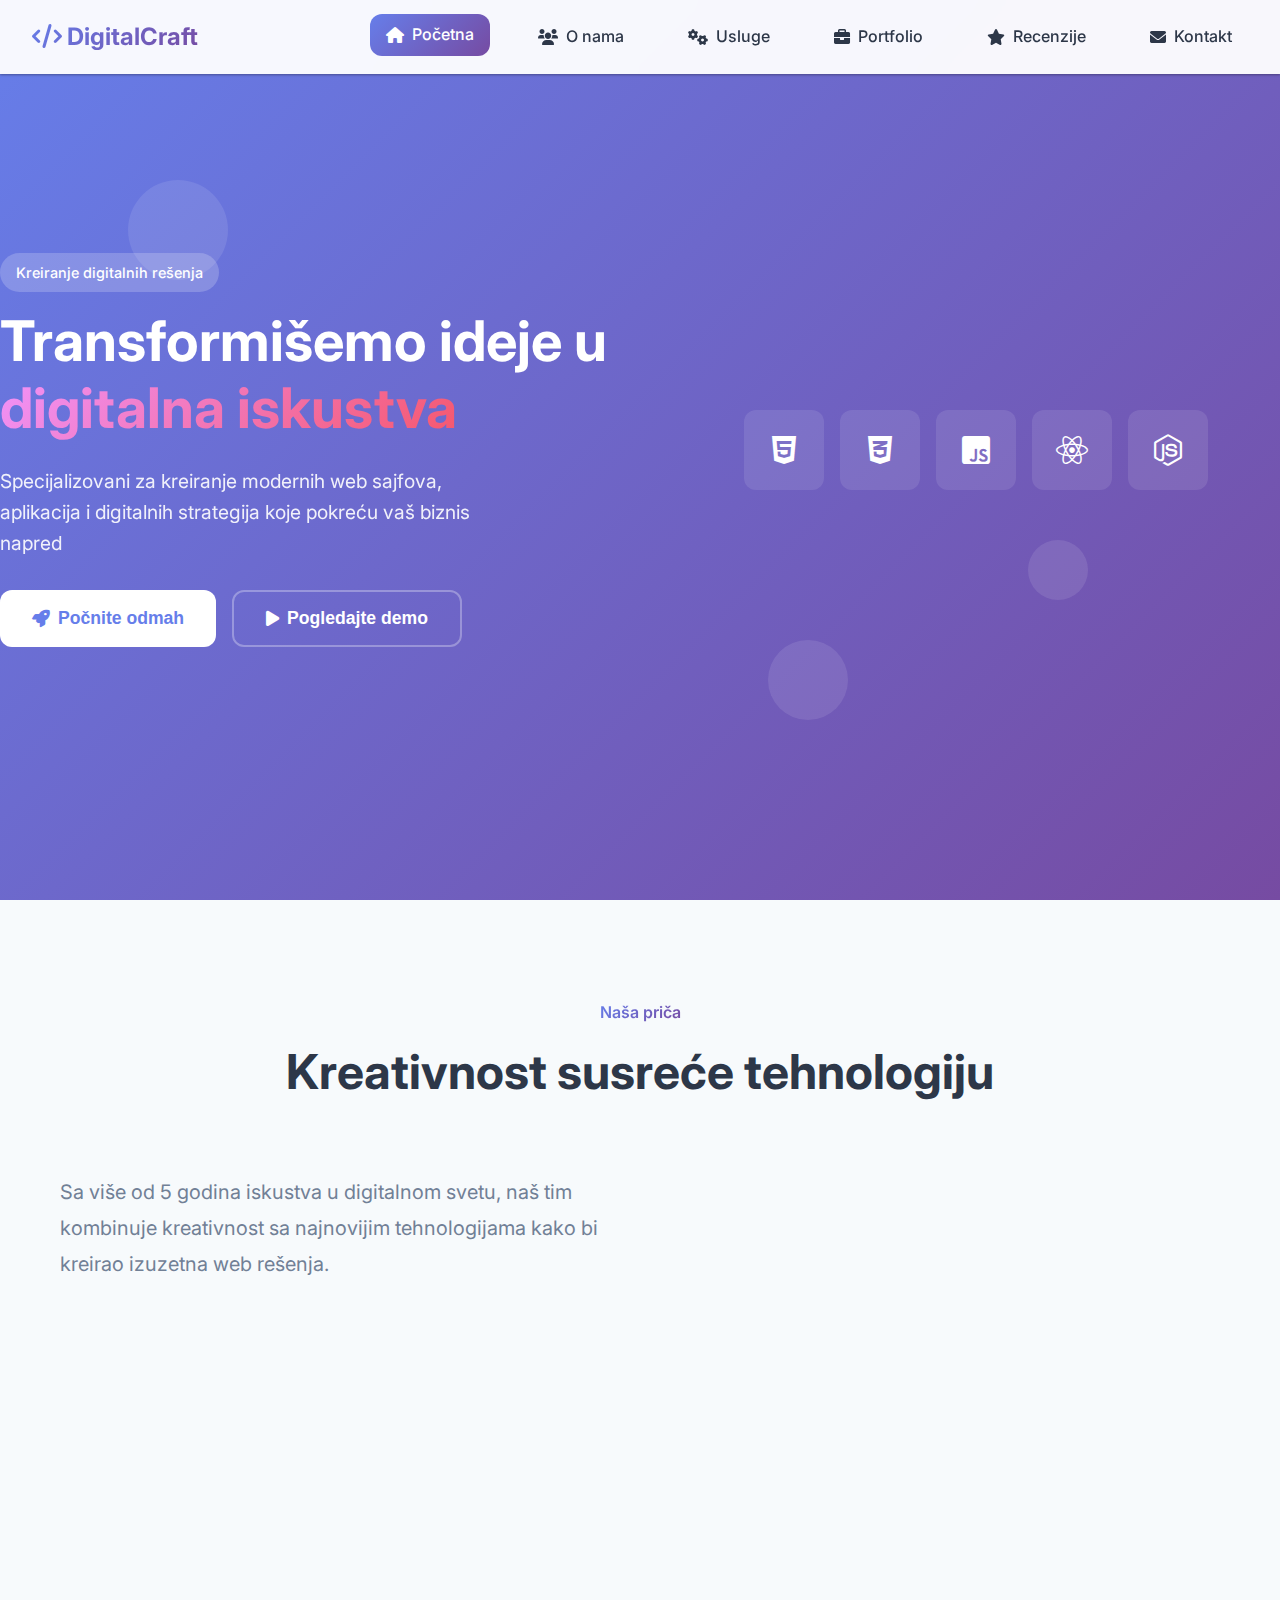
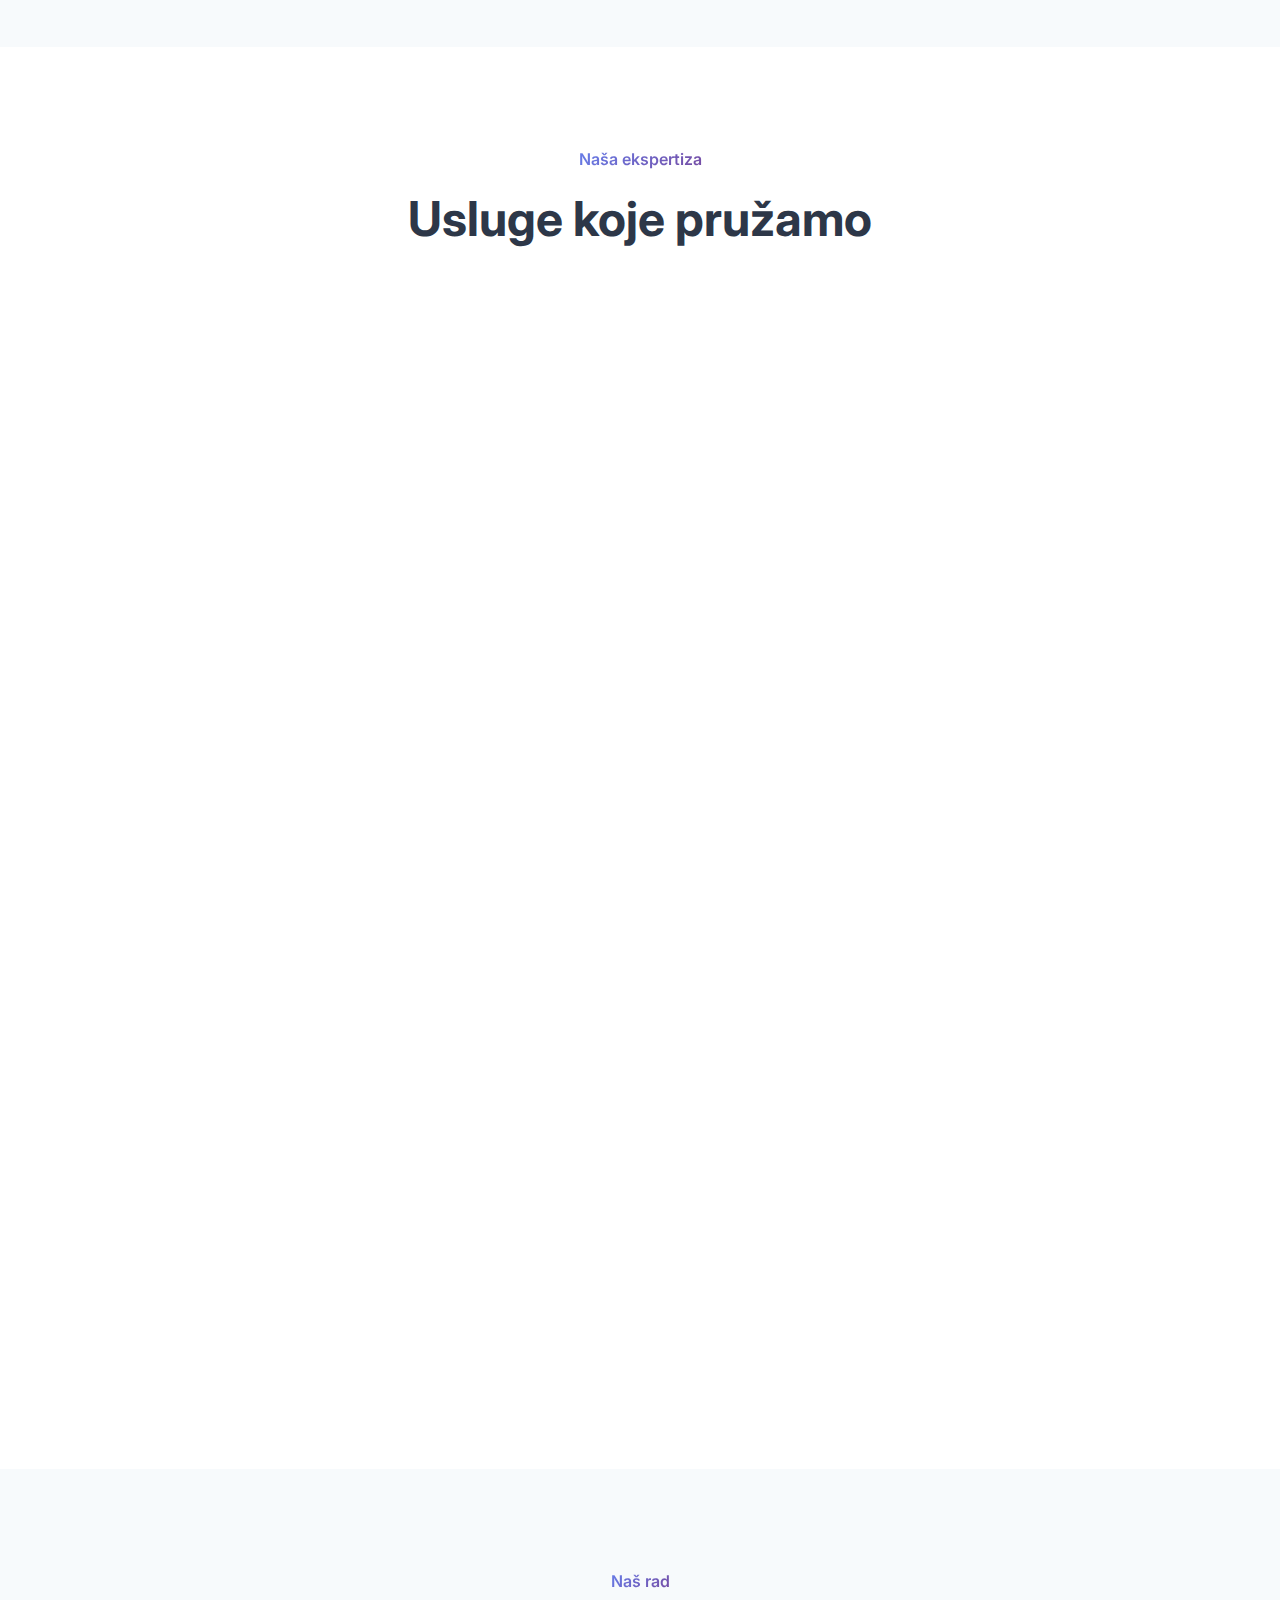
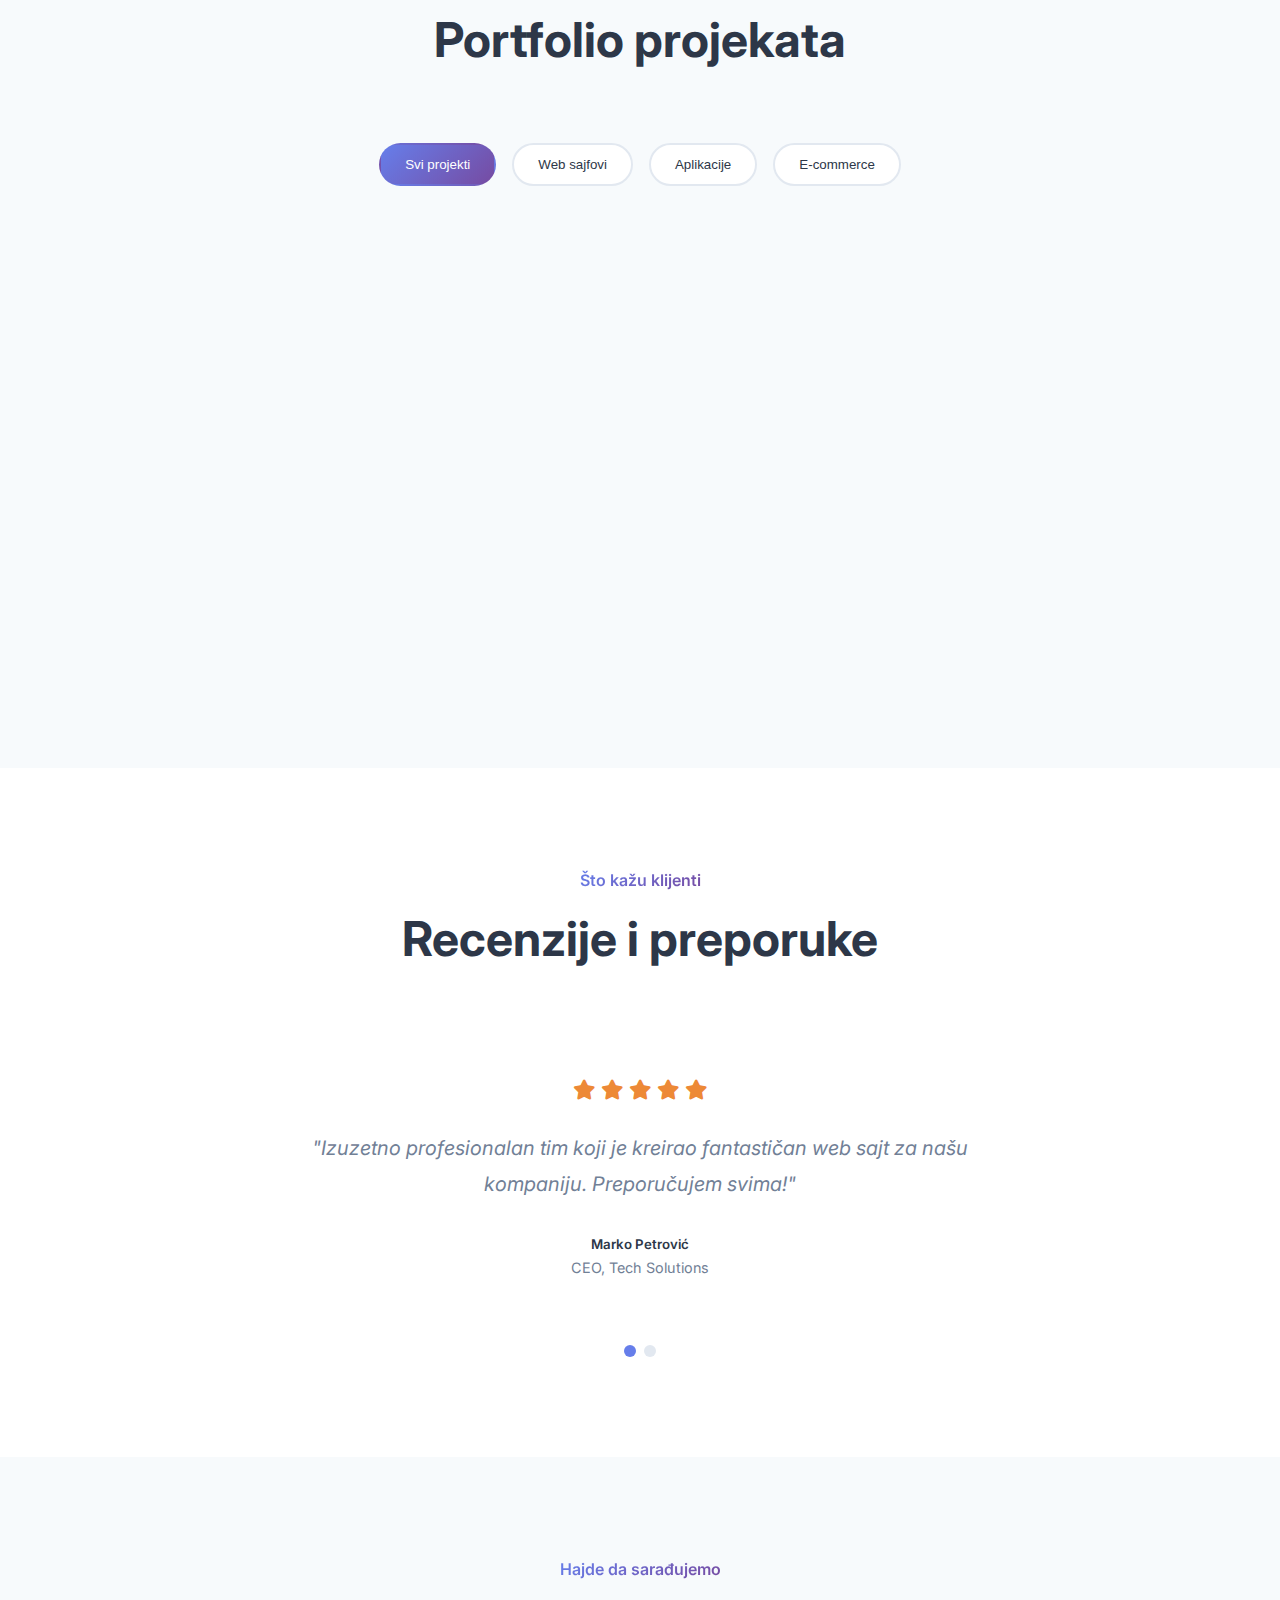
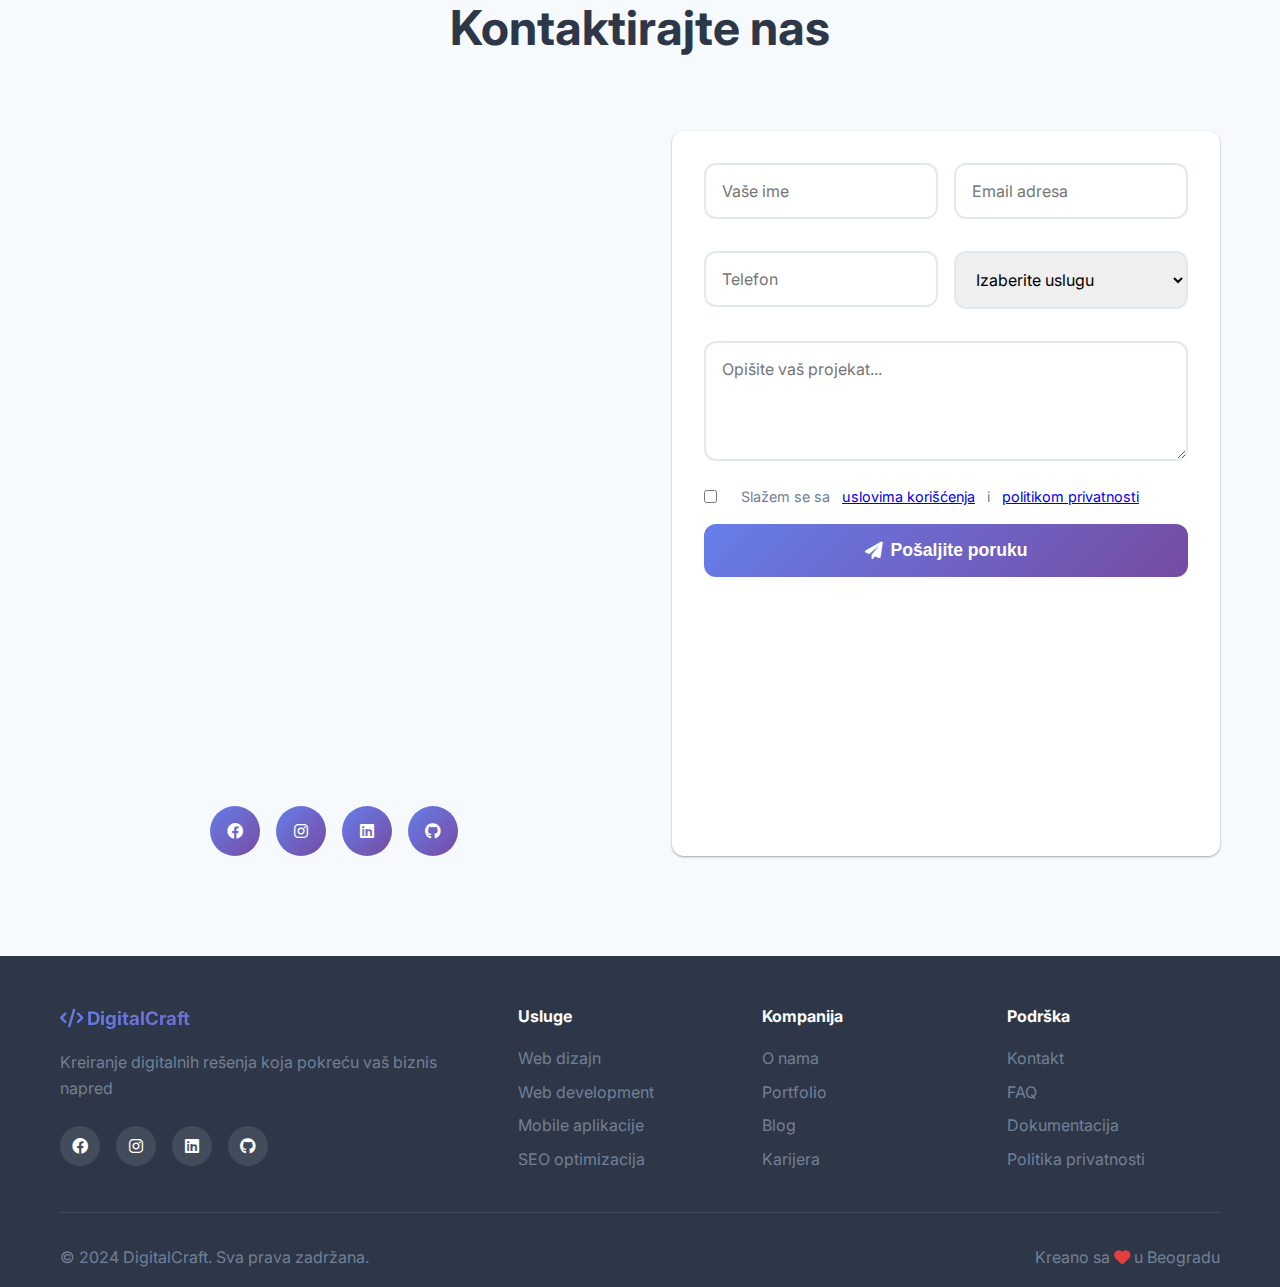
<file: index.html>
<!DOCTYPE html>
<html lang="sr">
<head>
    <meta charset="UTF-8">
    <meta name="viewport" content="width=device-width, initial-scale=1.0">
    <title>Profesionalni Web Sajt | Kreiranje Digitalnih Rešenja</title>
    <meta name="description" content="Profesionalna web rešenja, moderni dizajn i razvoj aplikacija za vaš uspeh u digitalnom svetu.">
    <meta name="keywords" content="web dizajn, razvoj aplikacija, SEO, digitalni marketing">
    <link rel="stylesheet" href="styles.css">
    <link rel="preconnect" href="https://fonts.googleapis.com">
    <link rel="preconnect" href="https://fonts.gstatic.com" crossorigin>
    <link href="https://fonts.googleapis.com/css2?family=Inter:wght@300;400;500;600;700&display=swap" rel="stylesheet">
    <link rel="stylesheet" href="https://cdnjs.cloudflare.com/ajax/libs/font-awesome/6.0.0/css/all.min.css">
</head>
<body>
    <header>
        <nav>
            <div class="logo">
                <h1><i class="fas fa-code"></i> DigitalCraft</h1>
            </div>
            <div class="hamburger">
                <span></span>
                <span></span>
                <span></span>
            </div>
            <ul class="nav-links">
                <li><a href="#home"><i class="fas fa-home"></i> Početna</a></li>
                <li><a href="#about"><i class="fas fa-users"></i> O nama</a></li>
                <li><a href="#services"><i class="fas fa-cogs"></i> Usluge</a></li>
                <li><a href="#portfolio"><i class="fas fa-briefcase"></i> Portfolio</a></li>
                <li><a href="#testimonials"><i class="fas fa-star"></i> Recenzije</a></li>
                <li><a href="#contact"><i class="fas fa-envelope"></i> Kontakt</a></li>
            </ul>
        </nav>
    </header>

    <main>
        <section id="home" class="hero">
            <div class="hero-background">
                <div class="floating-elements">
                    <div class="float-element"></div>
                    <div class="float-element"></div>
                    <div class="float-element"></div>
                </div>
            </div>
            <div class="hero-content">
                <div class="hero-text">
                    <span class="hero-subtitle">Kreiranje digitalnih rešenja</span>
                    <h1>Transformišemo ideje u <span class="highlight">digitalna iskustva</span></h1>
                    <p>Specijalizovani za kreiranje modernih web sajfova, aplikacija i digitalnih strategija koje pokreću vaš biznis napred</p>
                    <div class="hero-buttons">
                        <button class="cta-button primary"><i class="fas fa-rocket"></i> Počnite odmah</button>
                        <button class="cta-button secondary"><i class="fas fa-play"></i> Pogledajte demo</button>
                    </div>
                </div>
                <div class="hero-image">
                    <div class="tech-stack">
                        <div class="tech-item"><i class="fab fa-html5"></i></div>
                        <div class="tech-item"><i class="fab fa-css3-alt"></i></div>
                        <div class="tech-item"><i class="fab fa-js-square"></i></div>
                        <div class="tech-item"><i class="fab fa-react"></i></div>
                        <div class="tech-item"><i class="fab fa-node-js"></i></div>
                    </div>
                </div>
            </div>
        </section>

        <section id="about" class="about">
            <div class="container">
                <div class="section-header">
                    <span class="section-subtitle">Naša priča</span>
                    <h2>Kreativnost susreće tehnologiju</h2>
                </div>
                <div class="about-content">
                    <div class="about-text">
                        <p class="lead">Sa više od 5 godina iskustva u digitalnom svetu, naš tim kombinuje kreativnost sa najnovijim tehnologijama kako bi kreirao izuzetna web rešenja.</p>
                        <div class="about-stats">
                            <div class="stat">
                                <div class="stat-number" data-target="150">0</div>
                                <div class="stat-label">Projekata završeno</div>
                            </div>
                            <div class="stat">
                                <div class="stat-number" data-target="95">0</div>
                                <div class="stat-label">% zadovoljnih klijenata</div>
                            </div>
                            <div class="stat">
                                <div class="stat-number" data-target="24">0</div>
                                <div class="stat-label">Sati podrške</div>
                            </div>
                        </div>
                    </div>
                    <div class="about-features">
                        <div class="feature">
                            <i class="fas fa-lightbulb"></i>
                            <h4>Inovativni pristup</h4>
                            <p>Koristimo najnovije tehnologije i trendove u industriji</p>
                        </div>
                        <div class="feature">
                            <i class="fas fa-users"></i>
                            <h4>Tim eksperata</h4>
                            <p>Naš tim čine iskusni developeri i dizajneri</p>
                        </div>
                        <div class="feature">
                            <i class="fas fa-clock"></i>
                            <h4>Brza realizacija</h4>
                            <p>Projekte realizujemo u dogovorenim rokovima</p>
                        </div>
                    </div>
                </div>
            </div>
        </section>

        <section id="services" class="services">
            <div class="container">
                <div class="section-header">
                    <span class="section-subtitle">Naša ekspertiza</span>
                    <h2>Usluge koje pružamo</h2>
                </div>
                <div class="services-grid">
                    <div class="service-card">
                        <div class="service-icon">
                            <i class="fas fa-palette"></i>
                        </div>
                        <h3>Web dizajn & UI/UX</h3>
                        <p>Kreiranje modernih, responzivnih dizajna koji pružaju izuzetno korisničko iskustvo</p>
                        <ul class="service-features">
                            <li>Responzivni dizajn</li>
                            <li>UI/UX optimizacija</li>
                            <li>Branding & identitet</li>
                        </ul>
                        <div class="service-price">Od 299€</div>
                    </div>
                    <div class="service-card featured">
                        <div class="service-badge">Najpopularniji</div>
                        <div class="service-icon">
                            <i class="fas fa-code"></i>
                        </div>
                        <h3>Razvoj web aplikacija</h3>
                        <p>Kompletne web aplikacije sa najnovijim tehnologijama i best practices</p>
                        <ul class="service-features">
                            <li>Full-stack development</li>
                            <li>API integracije</li>
                            <li>Database optimizacija</li>
                        </ul>
                        <div class="service-price">Od 799€</div>
                    </div>
                    <div class="service-card">
                        <div class="service-icon">
                            <i class="fas fa-mobile-alt"></i>
                        </div>
                        <h3>Mobile aplikacije</h3>
                        <p>Kreiranje mobilnih aplikacija za iOS i Android platforme</p>
                        <ul class="service-features">
                            <li>Cross-platform development</li>
                            <li>Native performance</li>
                            <li>App Store publikovanje</li>
                        </ul>
                        <div class="service-price">Od 1299€</div>
                    </div>
                    <div class="service-card">
                        <div class="service-icon">
                            <i class="fas fa-search"></i>
                        </div>
                        <h3>SEO & Marketing</h3>
                        <p>Optimizacija za pretraživače i digitalni marketing strategije</p>
                        <ul class="service-features">
                            <li>On-page SEO</li>
                            <li>Google Analytics</li>
                            <li>Performance optimizacija</li>
                        </ul>
                        <div class="service-price">Od 199€</div>
                    </div>
                    <div class="service-card">
                        <div class="service-icon">
                            <i class="fas fa-cloud"></i>
                        </div>
                        <h3>Hosting & Održavanje</h3>
                        <p>Pouzdano hosting rešenje sa kontinuiranom podrškom i održavanjem</p>
                        <ul class="service-features">
                            <li>24/7 monitoring</li>
                            <li>Redovni backup</li>
                            <li>Security ažuriranja</li>
                        </ul>
                        <div class="service-price">Od 29€/mes</div>
                    </div>
                    <div class="service-card">
                        <div class="service-icon">
                            <i class="fas fa-graduation-cap"></i>
                        </div>
                        <h3>Konsultacije & Obuka</h3>
                        <p>Stručne konsultacije i obuka za vaš tim u oblasti web tehnologija</p>
                        <ul class="service-features">
                            <li>Tehničke konsultacije</li>
                            <li>Team training</li>
                            <li>Code review</li>
                        </ul>
                        <div class="service-price">Od 99€/h</div>
                    </div>
                </div>
            </div>
        </section>

        <section id="portfolio" class="portfolio">
            <div class="container">
                <div class="section-header">
                    <span class="section-subtitle">Naš rad</span>
                    <h2>Portfolio projekata</h2>
                </div>
                <div class="portfolio-filter">
                    <button class="filter-btn active" data-filter="all">Svi projekti</button>
                    <button class="filter-btn" data-filter="web">Web sajfovi</button>
                    <button class="filter-btn" data-filter="app">Aplikacije</button>
                    <button class="filter-btn" data-filter="ecommerce">E-commerce</button>
                </div>
                <div class="portfolio-grid">
                    <div class="portfolio-item" data-category="web">
                        <div class="portfolio-image">
                            <div class="portfolio-overlay">
                                <button class="portfolio-btn"><i class="fas fa-eye"></i></button>
                                <button class="portfolio-btn"><i class="fas fa-external-link-alt"></i></button>
                            </div>
                        </div>
                        <div class="portfolio-content">
                            <h4>Modern Business Website</h4>
                            <p>Korporativni web sajt sa CMS sistemom</p>
                            <div class="portfolio-tech">
                                <span>React</span>
                                <span>Node.js</span>
                                <span>MongoDB</span>
                            </div>
                        </div>
                    </div>
                    <div class="portfolio-item" data-category="app">
                        <div class="portfolio-image">
                            <div class="portfolio-overlay">
                                <button class="portfolio-btn"><i class="fas fa-eye"></i></button>
                                <button class="portfolio-btn"><i class="fas fa-external-link-alt"></i></button>
                            </div>
                        </div>
                        <div class="portfolio-content">
                            <h4>Task Management App</h4>
                            <p>Aplikacija za upravljanje projektima i timovima</p>
                            <div class="portfolio-tech">
                                <span>Vue.js</span>
                                <span>Firebase</span>
                                <span>PWA</span>
                            </div>
                        </div>
                    </div>
                    <div class="portfolio-item" data-category="ecommerce">
                        <div class="portfolio-image">
                            <div class="portfolio-overlay">
                                <button class="portfolio-btn"><i class="fas fa-eye"></i></button>
                                <button class="portfolio-btn"><i class="fas fa-external-link-alt"></i></button>
                            </div>
                        </div>
                        <div class="portfolio-content">
                            <h4>Online Shop Platform</h4>
                            <p>Kompletna e-commerce platforma sa payment sistemom</p>
                            <div class="portfolio-tech">
                                <span>Shopify</span>
                                <span>Stripe</span>
                                <span>Analytics</span>
                            </div>
                        </div>
                    </div>
                </div>
            </div>
        </section>

        <section id="testimonials" class="testimonials">
            <div class="container">
                <div class="section-header">
                    <span class="section-subtitle">Što kažu klijenti</span>
                    <h2>Recenzije i preporuke</h2>
                </div>
                <div class="testimonials-slider">
                    <div class="testimonial active">
                        <div class="testimonial-content">
                            <div class="stars">
                                <i class="fas fa-star"></i>
                                <i class="fas fa-star"></i>
                                <i class="fas fa-star"></i>
                                <i class="fas fa-star"></i>
                                <i class="fas fa-star"></i>
                            </div>
                            <p>"Izuzetno profesionalan tim koji je kreirao fantastičan web sajt za našu kompaniju. Preporučujem svima!"</p>
                            <div class="testimonial-author">
                                <div class="author-info">
                                    <h5>Marko Petrović</h5>
                                    <span>CEO, Tech Solutions</span>
                                </div>
                            </div>
                        </div>
                    </div>
                    <div class="testimonial">
                        <div class="testimonial-content">
                            <div class="stars">
                                <i class="fas fa-star"></i>
                                <i class="fas fa-star"></i>
                                <i class="fas fa-star"></i>
                                <i class="fas fa-star"></i>
                                <i class="fas fa-star"></i>
                            </div>
                            <p>"Brza realizacija, odličan dizajn i kontinuirana podrška. Naš online prodaja se udvostručila!"</p>
                            <div class="testimonial-author">
                                <div class="author-info">
                                    <h5>Ana Jovanović</h5>
                                    <span>Osnivač, Fashion Store</span>
                                </div>
                            </div>
                        </div>
                    </div>
                </div>
                <div class="testimonial-dots">
                    <span class="dot active"></span>
                    <span class="dot"></span>
                </div>
            </div>
        </section>

        <section id="contact" class="contact">
            <div class="container">
                <div class="section-header">
                    <span class="section-subtitle">Hajde da sarađujemo</span>
                    <h2>Kontaktirajte nas</h2>
                </div>
                <div class="contact-content">
                    <div class="contact-info">
                        <div class="contact-item">
                            <i class="fas fa-map-marker-alt"></i>
                            <div>
                                <h4>Lokacija</h4>
                                <p>Beograd, Srbija<br>Knez Mihailova 42</p>
                            </div>
                        </div>
                        <div class="contact-item">
                            <i class="fas fa-phone"></i>
                            <div>
                                <h4>Telefon</h4>
                                <p>+381 60 123 4567<br>+381 11 123 4567</p>
                            </div>
                        </div>
                        <div class="contact-item">
                            <i class="fas fa-envelope"></i>
                            <div>
                                <h4>Email</h4>
                                <p>info@digitalcraft.rs<br>projekti@digitalcraft.rs</p>
                            </div>
                        </div>
                        <div class="contact-item">
                            <i class="fas fa-clock"></i>
                            <div>
                                <h4>Radno vreme</h4>
                                <p>Pon - Pet: 09:00 - 18:00<br>Sub: 09:00 - 14:00</p>
                            </div>
                        </div>
                        <div class="social-links">
                            <a href="#"><i class="fab fa-facebook"></i></a>
                            <a href="#"><i class="fab fa-instagram"></i></a>
                            <a href="#"><i class="fab fa-linkedin"></i></a>
                            <a href="#"><i class="fab fa-github"></i></a>
                        </div>
                    </div>
                    <form class="contact-form">
                        <div class="form-row">
                            <div class="form-group">
                                <input type="text" name="name" placeholder="Vaše ime" required>
                            </div>
                            <div class="form-group">
                                <input type="email" name="email" placeholder="Email adresa" required>
                            </div>
                        </div>
                        <div class="form-row">
                            <div class="form-group">
                                <input type="tel" name="phone" placeholder="Telefon">
                            </div>
                            <div class="form-group">
                                <select name="service" required>
                                    <option value="">Izaberite uslugu</option>
                                    <option value="web-design">Web dizajn</option>
                                    <option value="web-development">Web development</option>
                                    <option value="mobile-app">Mobile aplikacije</option>
                                    <option value="seo">SEO & Marketing</option>
                                    <option value="other">Ostalo</option>
                                </select>
                            </div>
                        </div>
                        <div class="form-group">
                            <textarea name="message" placeholder="Opišite vaš projekat..." required></textarea>
                        </div>
                        <div class="form-group">
                            <label class="checkbox-container">
                                <input type="checkbox" required>
                                <span class="checkmark"></span>
                                Slažem se sa <a href="#">uslovima korišćenja</a> i <a href="#">politikom privatnosti</a>
                            </label>
                        </div>
                        <button type="submit" class="submit-btn">
                            <i class="fas fa-paper-plane"></i>
                            Pošaljite poruku
                        </button>
                    </form>
                </div>
            </div>
        </section>
    </main>

    <footer>
        <div class="container">
            <div class="footer-content">
                <div class="footer-section">
                    <div class="footer-logo">
                        <h3><i class="fas fa-code"></i> DigitalCraft</h3>
                        <p>Kreiranje digitalnih rešenja koja pokreću vaš biznis napred</p>
                    </div>
                    <div class="footer-social">
                        <a href="#"><i class="fab fa-facebook"></i></a>
                        <a href="#"><i class="fab fa-instagram"></i></a>
                        <a href="#"><i class="fab fa-linkedin"></i></a>
                        <a href="#"><i class="fab fa-github"></i></a>
                    </div>
                </div>
                <div class="footer-section">
                    <h4>Usluge</h4>
                    <ul>
                        <li><a href="#">Web dizajn</a></li>
                        <li><a href="#">Web development</a></li>
                        <li><a href="#">Mobile aplikacije</a></li>
                        <li><a href="#">SEO optimizacija</a></li>
                    </ul>
                </div>
                <div class="footer-section">
                    <h4>Kompanija</h4>
                    <ul>
                        <li><a href="#">O nama</a></li>
                        <li><a href="#">Portfolio</a></li>
                        <li><a href="#">Blog</a></li>
                        <li><a href="#">Karijera</a></li>
                    </ul>
                </div>
                <div class="footer-section">
                    <h4>Podrška</h4>
                    <ul>
                        <li><a href="#">Kontakt</a></li>
                        <li><a href="#">FAQ</a></li>
                        <li><a href="#">Dokumentacija</a></li>
                        <li><a href="#">Politika privatnosti</a></li>
                    </ul>
                </div>
            </div>
            <div class="footer-bottom">
                <p>&copy; 2024 DigitalCraft. Sva prava zadržana.</p>
                <p>Kreano sa <i class="fas fa-heart"></i> u Beogradu</p>
            </div>
        </div>
    </footer>

    <script src="script.js"></script>
</body>
</html>
</file>
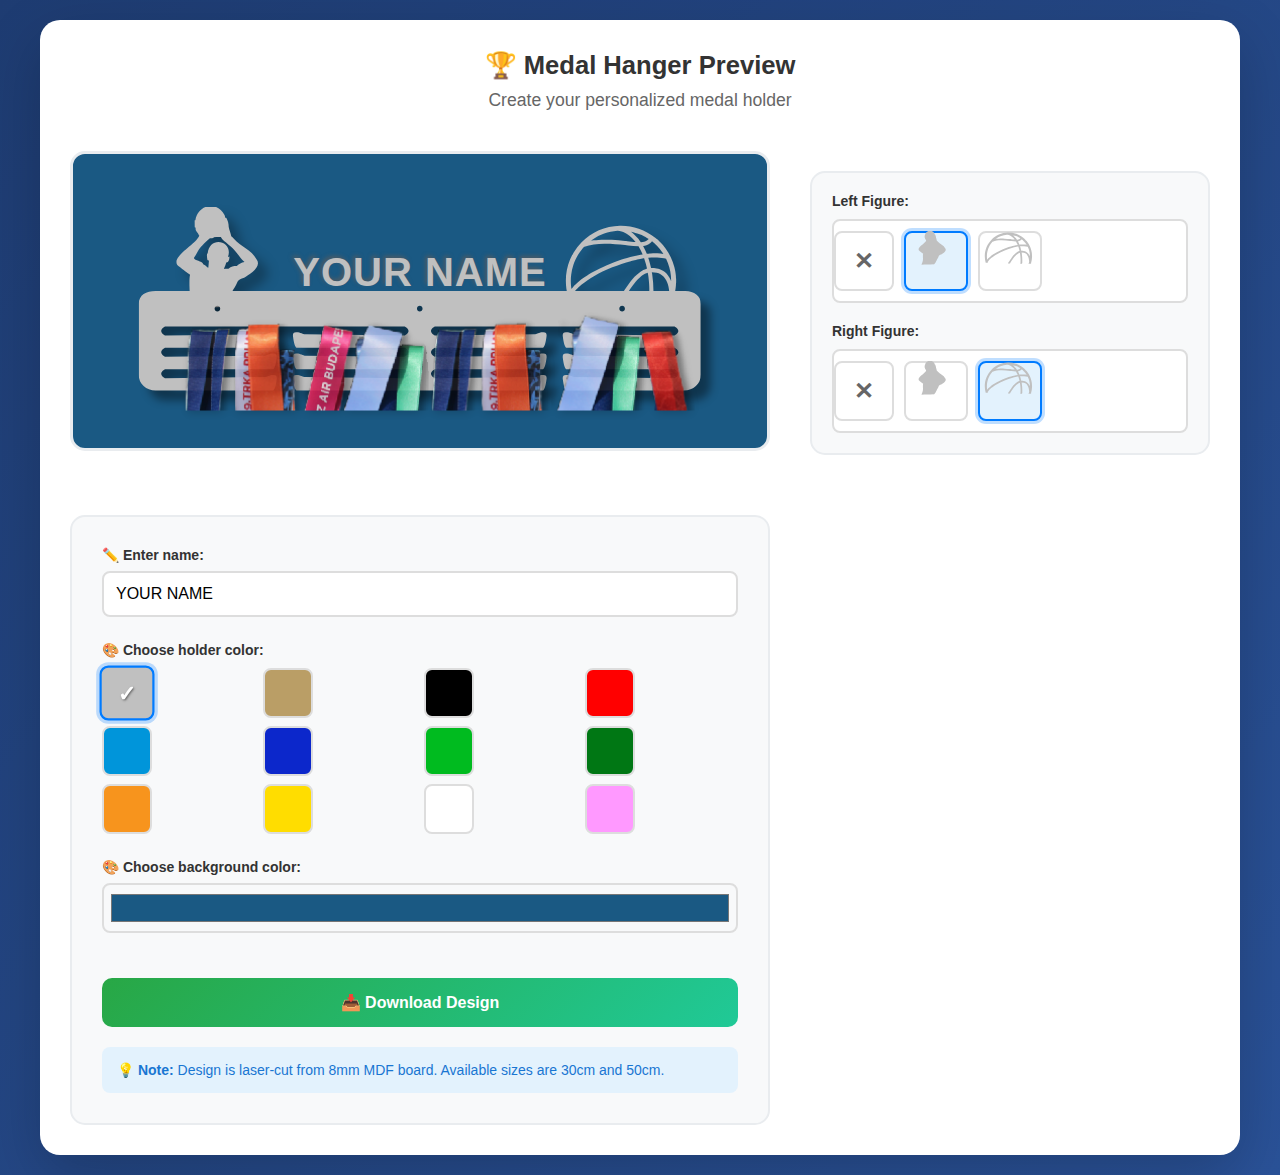
<file: dizajn-drz/index.html>
<!DOCTYPE html>
<html lang="en">
<head>
    <meta charset="UTF-8">
    <meta name="viewport" content="width=device-width, initial-scale=1.0">
    <title>Decoranelo - Medal Hanger Preview</title>
    <link rel="stylesheet" href="styles.css">
</head>
<body>
    <div class="container">
        <div class="header">
            <h1>🏆 Medal Hanger Preview</h1>
            <p>Create your personalized medal holder</p>
        </div>

        <div class="preview-section">
            <div class="preview-container">
                <div class="medal-hanger-preview">
                    <div class="top-elements">
                        <div id="left-figure" class="player-svg">
                            <!-- Left figure will be dynamically inserted here -->
                        </div>
                        <div id="custom-text" class="custom-text">YOUR NAME</div>
                        <div id="right-figure" class="ball-svg">
                            <!-- Right figure will be dynamically inserted here -->
                        </div>
                    </div>
                    
                    <div class="hanger-container">
                        <div id="hanger-svg" class="hanger-svg">
                            <svg viewBox="20 224 500 92" style="shape-rendering:geometricPrecision; text-rendering:geometricPrecision; image-rendering:optimizeQuality; fill-rule:evenodd; clip-rule:evenodd" width="100%" height="auto" xml:space="preserve" xmlns="http://www.w3.org/2000/svg">
                                <path class="svg-element" d="M90 239c-1.3807,0 -2.5,1.1193 -2.5,2.5 0,1.3807 1.1193,2.5 2.5,2.5 1.3807,0 2.5,-1.1193 2.5,-2.5 0,-1.3807 -1.1193,-2.5 -2.5,-2.5zm180 0c-1.3807,0 -2.5,1.1193 -2.5,2.5 0,1.3807 1.1193,2.5 2.5,2.5 1.3807,0 2.5,-1.1193 2.5,-2.5 0,-1.3807 -1.1193,-2.5 -2.5,-2.5zm180 0c-1.3807,0 -2.5,1.1193 -2.5,2.5 0,3.2884 5,3.2884 5,0 0,-1.3807 -1.1193,-2.5 -2.5,-2.5zm-415 -13.3275c-8.2843,0 -15,3.3756 -15,11.655l0 27 0 17 0 19c0,8.2804 6.7157,14 15,14l104.592 0c1.0999,0 2.5748,-4.4911 3.1869,-10.2313 0.2537,-2.38 -0.4185,-3.7907 -3.277,-3.612 -2.2588,-0.1708 -6.4631,1.8141 -6.9631,1.8323l-88.5385 1.0045c-1.6533,-0.0065 -3.9935,-2.3467 -3.9935,-4 0,-1.6533 2.3402,-3.9935 3.9935,-3.9935l95.5917 0c1.0999,0 2.5748,-4.4911 3.1869,-10.2313 0.2537,-2.38 -0.4185,-3.7907 -3.277,-3.612 -2.2588,-0.1708 -6.4631,1.8141 -6.9631,1.8323l-88.5385 1.0045c-1.6533,-0.0065 -3.9935,-2.3467 -3.9935,-4 0,-1.6533 2.3402,-3.9935 3.9935,-3.9935l95.5917 0c1.0999,0 2.5748,-4.4911 3.1869,-10.2313 0.2537,-2.38 -0.4185,-3.7907 -3.277,-3.612 -2.2588,-0.1708 -6.4631,1.8141 -6.9631,1.8323l-88.5385 1.0045c-1.6533,-0.0065 -3.9935,-2.3467 -3.9935,-4 0,-1.6533 2.3402,-3.9935 3.9935,-3.9935l212 0c1.6533,0 3.9935,2.3402 3.9935,3.9935 0,1.6533 -2.3402,3.9935 -3.9935,4l-88.5385 -1.0045c-0.5,-0.0182 -4.7043,-2.0031 -6.9631,-1.8323 -2.8585,-0.1787 -3.5307,1.232 -3.277,3.612 0.6121,5.7402 2.087,10.2313 3.1869,10.2313l95.5917 0c1.6533,0 3.9935,2.3402 3.9935,3.9935 0,1.6533 -2.3402,3.9935 -3.9935,4l-88.5385 -1.0045c-0.5,-0.0182 -4.7043,-2.0031 -6.9631,-1.8323 -2.8585,-0.1787 -3.5307,1.232 -3.277,3.612 0.6121,5.7402 2.087,10.2313 3.1869,10.2313l95.5917 0c1.6533,0 3.9935,2.3402 3.9935,3.9935 0,1.6533 -2.3402,3.9935 -3.9935,4l-88.5385 -1.0045c-0.5,-0.0182 -4.7043,-2.0031 -6.9631,-1.8323 -2.8585,-0.1787 -3.5307,1.232 -3.277,3.612 0.6121,5.7402 2.087,10.2313 3.1869,10.2313l219.183 0c1.0999,0 2.575,-4.4911 3.1869,-10.2313 0.2537,-2.3798 -0.4185,-3.7907 -3.277,-3.612 -2.2588,-0.1708 -6.4631,1.8141 -6.9631,1.8323l-88.5385 1.0045c-1.6533,-0.0065 -3.9935,-2.3467 -3.9935,-4 0,-1.6533 2.3402,-3.9935 3.9935,-3.9935l95.5917 0c1.0999,0 2.575,-4.4911 3.1869,-10.2313 0.2537,-2.3798 -0.4185,-3.7907 -3.277,-3.612 -2.2588,-0.1708 -6.4631,1.8141 -6.9631,1.8323l-88.5385 1.0045c-1.6533,-0.0065 -3.9935,-2.3467 -3.9935,-4 0,-1.6533 2.3402,-3.9935 3.9935,-3.9935l95.5917 0c1.0999,0 2.575,-4.4911 3.1869,-10.2313 0.2537,-2.3798 -0.4185,-3.7907 -3.277,-3.612 -2.2588,-0.1708 -6.4631,1.8141 -6.9631,1.8323l-88.5385 1.0045c-1.6533,-0.0065 -3.9935,-2.3467 -3.9935,-4 0,-1.6533 2.3402,-3.9935 3.9935,-3.9935l212 0c1.6533,0 3.9935,2.3402 3.9935,3.9935 0,1.6533 -2.3402,3.9935 -3.9935,4l-88.5385 -1.0045c-0.5,-0.0182 -4.7043,-2.0031 -6.9631,-1.8323 -2.8585,-0.1787 -3.5307,1.2322 -3.277,3.612 0.6119,5.7402 2.087,10.2313 3.1869,10.2313l95.5917 0c1.6533,0 3.9935,2.3402 3.9935,3.9935 0,1.6533 -2.3402,3.9935 -3.9935,4l-88.5385 -1.0045c-0.5,-0.0182 -4.7043,-2.0031 -6.9631,-1.8323 -2.8585,-0.1787 -3.5307,1.2322 -3.277,3.612 0.6119,5.7402 2.087,10.2313 3.1869,10.2313l95.5917 0c1.6533,0 3.9935,2.3402 3.9935,3.9935 0,1.6533 -2.3402,3.9935 -3.9935,4l-88.5385 -1.0045c-0.5,-0.0182 -4.7043,-2.0031 -6.9631,-1.8323 -2.8585,-0.1787 -3.5307,1.2322 -3.277,3.612 0.6119,5.7402 2.087,10.2313 3.1869,10.2313l104.592 0c8.2843,0 15,-5.7188 15,-14l0 -19 0 -10.2998 0 -33.7002c0,-7.8391 -6.0188,-11.2805 -13.6891,-11.6254l-471.311 -0.0296z"/>
                            </svg>
                        </div>
                        <img src="medals-big.png" alt="Medals" class="medals-overlay" id="medals-overlay">
                    </div>
                </div>
            </div>

            <div class="figure-select-container">
                <div class="figure-select-section">
                    <label>Left Figure:</label>
                    <div class="figure-scroll-menu" id="left-figure-menu">
                        <div class="figure-option" data-figure="none" title="No Figure">
                            <div class="no-figure">✕</div>
                        </div>
                        <!-- Dynamic figures will be added here by JavaScript -->
                    </div>
                </div>
                
                <div class="figure-select-section">
                    <label>Right Figure:</label>
                    <div class="figure-scroll-menu" id="right-figure-menu">
                        <div class="figure-option" data-figure="none" title="No Figure">
                            <div class="no-figure">✕</div>
                        </div>
                        <!-- Dynamic figures will be added here by JavaScript -->
                    </div>
                </div>
            </div>

            <div class="controls">
                <div class="control-group">
                    <label for="name-input">✏️ Enter name:</label>
                    <input 
                        type="text" 
                        id="name-input" 
                        class="text-input" 
                        placeholder="Enter your name or text"
                        maxlength="20"
                        value="YOUR NAME"
                    >
                </div>

                <div class="control-group">
                    <label>🎨 Choose holder color:</label>
                    <div class="color-picker-container">
                        <div class="color-option active" data-color="#C0C0C0" style="background-color: #C0C0C0;" title="Silver"></div>
                        <div class="color-option" data-color="#ba9e66" style="background-color: #ba9e66;" title="Gold"></div>
                        <div class="color-option" data-color="#000000" style="background-color: #000000;" title="Black"></div>
                        <div class="color-option" data-color="#ff0000" style="background-color: #ff0000;" title="Red"></div>
                        <div class="color-option" data-color="#0095da" style="background-color: #0095da;" title="Blue"></div>
                        <div class="color-option" data-color="#0c27cb" style="background-color: #0c27cb;" title="Dark Blue"></div>
                        <div class="color-option" data-color="#00bb1f" style="background-color: #00bb1f;" title="Green"></div>
                        <div class="color-option" data-color="#007714" style="background-color: #007714;" title="Dark Green"></div>
                        <div class="color-option" data-color="#f7941d" style="background-color: #f7941d;" title="Orange"></div>
                        <div class="color-option" data-color="#ffdd00" style="background-color: #ffdd00;" title="Yellow"></div>
                        <div class="color-option" data-color="#ffffff" style="background-color: #ffffff;" title="White"></div>
                        <div class="color-option" data-color="#ff99ff" style="background-color: #ff99ff;" title="Pink"></div>
                    </div>
                </div>

                <div class="control-group">
                    <label for="bg-color-picker">🎨 Choose background color:</label>
                    <input type="color" id="bg-color-picker" class="color-picker-input" value="#1a5983">
                </div>

                <button class="download-btn" onclick="downloadDesign()">
                    📥 Download Design
                </button>

                <div style="margin-top: 20px; padding: 15px; background: #e3f2fd; border-radius: 8px; font-size: 14px; color: #1976d2;">
                    💡 <strong>Note:</strong> Design is laser-cut from 8mm MDF board. Available sizes are 30cm and 50cm.
                </div>
            </div>
        </div>
    </div>

    <script src="figureDefinitions.js"></script>
    <script src="script.js"></script>
</body>
</html>
</file>
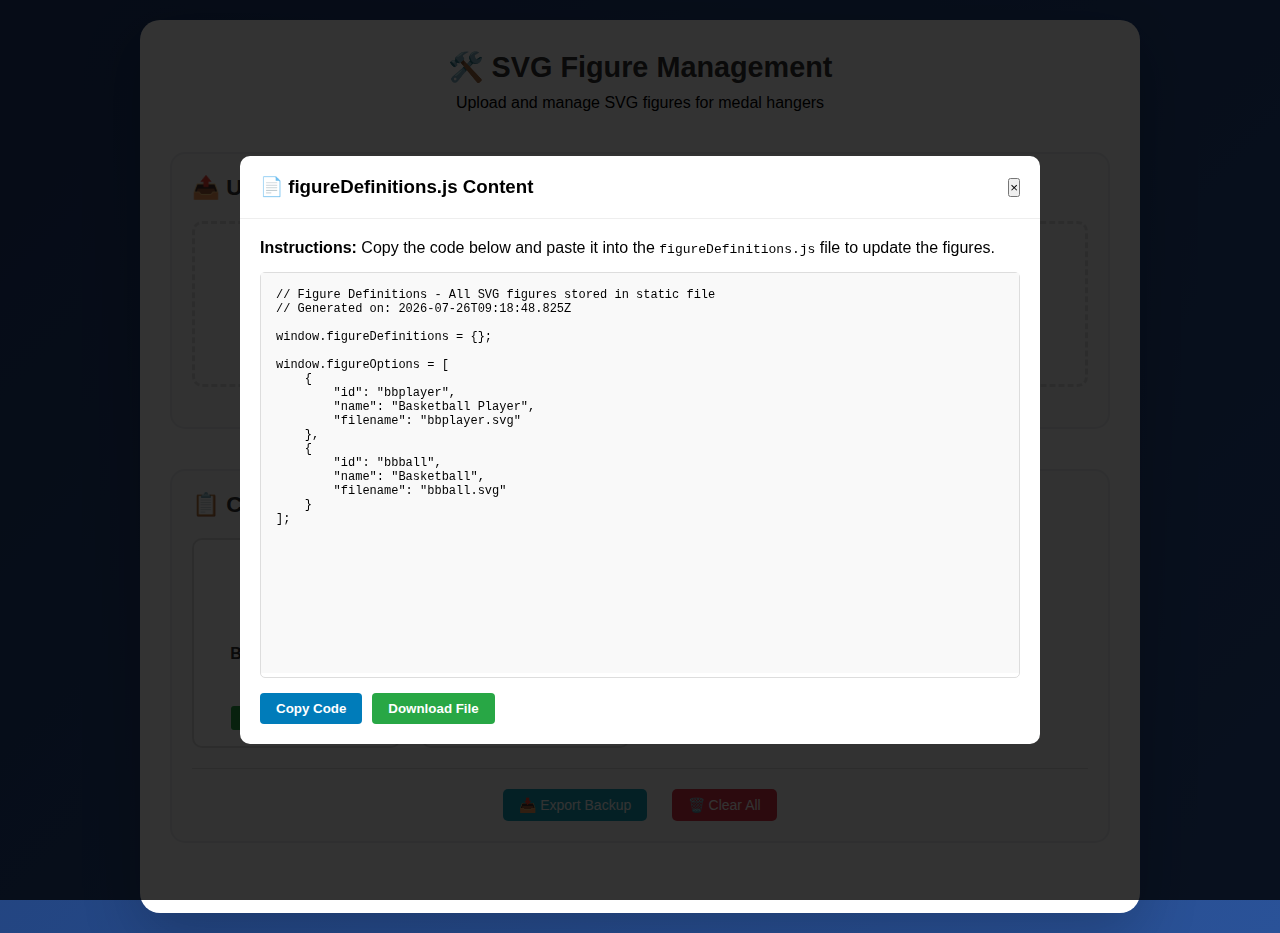
<file: dizajn-drz/admin.html>
<!DOCTYPE html>
<html lang="en">
<head>
    <meta charset="UTF-8">
    <meta name="viewport" content="width=device-width, initial-scale=1.0">
    <title>Medal Hanger - SVG Figure Management</title>
    <style>
        * {
            margin: 0;
            padding: 0;
            box-sizing: border-box;
        }

        body {
            font-family: Arial, sans-serif;
            background: linear-gradient(135deg, #1e3c72 0%, #2a5298 100%);
            min-height: 100vh;
            padding: 20px;
        }

        .container {
            max-width: 1000px;
            margin: 0 auto;
            background: white;
            border-radius: 20px;
            padding: 30px;
            box-shadow: 0 20px 60px rgba(0,0,0,0.2);
        }

        .header {
            text-align: center;
            margin-bottom: 40px;
        }

        .header h1 {
            color: #333;
            font-size: 1.8rem;
            margin-bottom: 10px;
        }

        .section {
            margin-bottom: 40px;
            padding: 20px;
            background: #f8f9fa;
            border-radius: 15px;
            border: 2px solid #e9ecef;
        }

        .section h2 {
            color: #333;
            margin-bottom: 20px;
            font-size: 1.4rem;
        }

        .upload-area {
            border: 3px dashed #ddd;
            border-radius: 10px;
            padding: 40px;
            text-align: center;
            margin-bottom: 20px;
            transition: border-color 0.3s ease;
        }

        .upload-area:hover {
            border-color: #007bff;
        }

        .upload-area.dragover {
            border-color: #007bff;
            background: #e3f2fd;
        }

        .upload-btn {
            background: linear-gradient(135deg, #28a745 0%, #20c997 100%);
            color: white;
            border: none;
            padding: 12px 24px;
            border-radius: 8px;
            cursor: pointer;
            font-size: 16px;
            margin: 10px;
        }

        .upload-btn:hover {
            transform: translateY(-2px);
            box-shadow: 0 5px 15px rgba(40,167,69,0.3);
        }

        .file-input {
            display: none;
        }

        .figures-grid {
            display: grid;
            grid-template-columns: repeat(auto-fill, minmax(200px, 1fr));
            gap: 20px;
            margin-top: 20px;
        }

        .figure-card {
            background: white;
            border: 2px solid #ddd;
            border-radius: 10px;
            padding: 15px;
            text-align: center;
            transition: all 0.3s ease;
        }

        .figure-card:hover {
            border-color: #007bff;
            transform: translateY(-5px);
            box-shadow: 0 5px 15px rgba(0,0,0,0.1);
        }

        .figure-preview {
            width: 80px;
            height: 80px;
            border: 1px solid #ddd;
            border-radius: 8px;
            margin: 0 auto 10px;
            display: flex;
            align-items: center;
            justify-content: center;
            background: #f8f9fa;
        }

        .figure-preview svg {
            max-width: 60px;
            max-height: 60px;
        }

        .figure-info {
            margin-bottom: 10px;
        }

        .figure-name {
            font-weight: bold;
            color: #333;
            margin-bottom: 5px;
        }

        .figure-type {
            color: #666;
            font-size: 12px;
        }

        .delete-btn {
            background: #dc3545;
            color: white;
            border: none;
            padding: 6px 12px;
            border-radius: 5px;
            cursor: pointer;
            font-size: 12px;
        }

        .delete-btn:hover {
            background: #c82333;
        }

        .figure-actions {
            display: flex;
            gap: 5px;
            align-items: center;
            justify-content: center;
            margin-top: 10px;
        }

        .action-btn {
            background: #007bff;
            color: white;
            border: none;
            padding: 4px 8px;
            border-radius: 3px;
            cursor: pointer;
            font-size: 12px;
            min-width: 30px;
            height: 24px;
            display: flex;
            align-items: center;
            justify-content: center;
        }

        .action-btn:hover {
            background: #0056b3;
        }

        .preview-btn {
            background: #28a745;
        }

        .preview-btn:hover {
            background: #1e7e34;
        }

        .regenerate-btn {
            background: #ffc107;
            color: #000;
        }

        .regenerate-btn:hover {
            background: #e0a800;
        }

        .figure-size, .figure-date {
            color: #999;
            font-size: 10px;
            margin-top: 2px;
        }

        .status {
            padding: 10px;
            border-radius: 5px;
            margin: 10px 0;
            display: none;
        }

        .status.success {
            background: #d4edda;
            color: #155724;
            border: 1px solid #c3e6cb;
        }

        .status.error {
            background: #f8d7da;
            color: #721c24;
            border: 1px solid #f5c6cb;
        }

        .admin-tools {
            text-align: center;
            margin-top: 20px;
            padding-top: 20px;
            border-top: 1px solid #ddd;
        }

        .admin-tools button {
            margin: 0 10px;
            padding: 8px 16px;
            border: none;
            border-radius: 5px;
            cursor: pointer;
            font-size: 14px;
        }

        .export-btn {
            background: #17a2b8;
            color: white;
        }

        .export-btn:hover {
            background: #138496;
        }

        .clear-btn {
            background: #dc3545;
            color: white;
        }

        .clear-btn:hover {
            background: #c82333;
        }
    </style>
</head>
<body>
    <div class="container">
        <div class="header">
            <h1>🛠️ SVG Figure Management</h1>
            <p>Upload and manage SVG figures for medal hangers</p>
        </div>

        <div class="section">
            <h2>📤 Upload New SVG Figures</h2>
            <div class="upload-area" id="uploadArea">
                <p>Drag & drop SVG files here or click to select</p>
                <button class="upload-btn" onclick="document.getElementById('fileInput').click()">
                    Select SVG Files
                </button>
                <input type="file" id="fileInput" class="file-input" multiple accept=".svg" onchange="handleFileSelect(event)">
            </div>
            <div class="status" id="uploadStatus"></div>
        </div>

        <div class="section">
            <h2>📋 Current SVG Figures</h2>
            <div class="figures-grid" id="figuresGrid">
                <!-- Existing figures will be loaded here -->
            </div>
            <div class="admin-tools">
                <button class="export-btn" id="exportBtn">📥 Export Backup</button>
                <button class="clear-btn" id="clearAllBtn">🗑️ Clear All</button>
            </div>
        </div>
    </div>

    <script src="scriptsAdmin.js"></script>
</body>
</html>
</file>
<file: styles.css>
* {
    margin: 0;
    padding: 0;
    box-sizing: border-box;
}

:root {
    --primary-color: #667eea;
    --secondary-color: #764ba2;
    --accent-color: #f093fb;
    --text-dark: #2d3748;
    --text-light: #718096;
    --white: #ffffff;
    --light-gray: #f7fafc;
    --border-color: #e2e8f0;
    --success-color: #48bb78;
    --warning-color: #ed8936;
    --gradient-primary: linear-gradient(135deg, #667eea 0%, #764ba2 100%);
    --gradient-accent: linear-gradient(135deg, #f093fb 0%, #f5576c 100%);
    --shadow-sm: 0 1px 3px rgba(0,0,0,0.12), 0 1px 2px rgba(0,0,0,0.24);
    --shadow-md: 0 4px 6px rgba(0,0,0,0.07), 0 1px 3px rgba(0,0,0,0.06);
    --shadow-lg: 0 10px 25px rgba(0,0,0,0.15), 0 4px 6px rgba(0,0,0,0.1);
    --border-radius: 12px;
    --transition: all 0.3s cubic-bezier(0.4, 0, 0.2, 1);
}

html {
    scroll-behavior: smooth;
}

body {
    font-family: 'Inter', -apple-system, BlinkMacSystemFont, 'Segoe UI', sans-serif;
    line-height: 1.6;
    color: var(--text-dark);
    overflow-x: hidden;
}

.container {
    max-width: 1200px;
    margin: 0 auto;
    padding: 0 20px;
}

/* Header */
header {
    background: rgba(255, 255, 255, 0.95);
    backdrop-filter: blur(10px);
    box-shadow: var(--shadow-sm);
    position: fixed;
    width: 100%;
    top: 0;
    z-index: 1000;
    transition: var(--transition);
}

nav {
    display: flex;
    justify-content: space-between;
    align-items: center;
    padding: 1rem 2rem;
    position: relative;
}

.logo h1 {
    background: var(--gradient-primary);
    -webkit-background-clip: text;
    -webkit-text-fill-color: transparent;
    background-clip: text;
    font-weight: 700;
    font-size: 1.5rem;
}

.hamburger {
    display: none;
    flex-direction: column;
    cursor: pointer;
    padding: 5px;
}

.hamburger span {
    width: 25px;
    height: 3px;
    background: var(--text-dark);
    margin: 3px 0;
    transition: var(--transition);
    border-radius: 2px;
}

.nav-links {
    display: flex;
    list-style: none;
    gap: 2rem;
    align-items: center;
}

.nav-links a {
    text-decoration: none;
    color: var(--text-dark);
    font-weight: 500;
    padding: 0.5rem 1rem;
    border-radius: var(--border-radius);
    transition: var(--transition);
    display: flex;
    align-items: center;
    gap: 0.5rem;
}

.nav-links a:hover,
.nav-links a.active {
    background: var(--gradient-primary);
    color: var(--white);
    transform: translateY(-2px);
}

/* Hero Section */
.hero {
    min-height: 100vh;
    display: flex;
    align-items: center;
    position: relative;
    overflow: hidden;
}

.hero-background {
    position: absolute;
    top: 0;
    left: 0;
    width: 100%;
    height: 100%;
    background: var(--gradient-primary);
    z-index: -2;
}

.floating-elements {
    position: absolute;
    width: 100%;
    height: 100%;
    overflow: hidden;
}

.float-element {
    position: absolute;
    border-radius: 50%;
    background: rgba(255, 255, 255, 0.1);
    animation: float 6s ease-in-out infinite;
}

.float-element:nth-child(1) {
    width: 100px;
    height: 100px;
    top: 20%;
    left: 10%;
    animation-delay: 0s;
}

.float-element:nth-child(2) {
    width: 60px;
    height: 60px;
    top: 60%;
    right: 15%;
    animation-delay: 2s;
}

.float-element:nth-child(3) {
    width: 80px;
    height: 80px;
    bottom: 20%;
    left: 60%;
    animation-delay: 4s;
}

@keyframes float {
    0%, 100% { transform: translateY(0px) rotate(0deg); }
    33% { transform: translateY(-20px) rotate(120deg); }
    66% { transform: translateY(10px) rotate(240deg); }
}

.hero-content {
    display: grid;
    grid-template-columns: 1fr 1fr;
    gap: 4rem;
    align-items: center;
    color: var(--white);
    z-index: 1;
}

.hero-subtitle {
    display: inline-block;
    background: rgba(255, 255, 255, 0.2);
    padding: 0.5rem 1rem;
    border-radius: 50px;
    font-size: 0.9rem;
    font-weight: 500;
    margin-bottom: 1rem;
}

.hero-content h1 {
    font-size: 3.5rem;
    font-weight: 700;
    line-height: 1.2;
    margin-bottom: 1.5rem;
}

.highlight {
    background: var(--gradient-accent);
    -webkit-background-clip: text;
    -webkit-text-fill-color: transparent;
    background-clip: text;
}

.hero-content p {
    font-size: 1.2rem;
    opacity: 0.9;
    margin-bottom: 2rem;
    max-width: 500px;
}

.hero-buttons {
    display: flex;
    gap: 1rem;
    flex-wrap: wrap;
}

.cta-button {
    padding: 1rem 2rem;
    border: none;
    border-radius: var(--border-radius);
    font-size: 1.1rem;
    font-weight: 600;
    cursor: pointer;
    transition: var(--transition);
    display: flex;
    align-items: center;
    gap: 0.5rem;
    text-decoration: none;
}

.cta-button.primary {
    background: var(--white);
    color: var(--primary-color);
}

.cta-button.primary:hover {
    transform: translateY(-3px);
    box-shadow: var(--shadow-lg);
}

.cta-button.secondary {
    background: transparent;
    color: var(--white);
    border: 2px solid rgba(255, 255, 255, 0.3);
}

.cta-button.secondary:hover {
    background: rgba(255, 255, 255, 0.1);
    border-color: var(--white);
}

.tech-stack {
    display: flex;
    flex-wrap: wrap;
    gap: 1rem;
    justify-content: center;
}

.tech-item {
    width: 80px;
    height: 80px;
    background: rgba(255, 255, 255, 0.1);
    border-radius: var(--border-radius);
    display: flex;
    align-items: center;
    justify-content: center;
    font-size: 2rem;
    color: var(--white);
    transition: var(--transition);
    animation: pulse 2s infinite;
}

.tech-item:hover {
    transform: translateY(-5px);
    background: rgba(255, 255, 255, 0.2);
}

@keyframes pulse {
    0% { transform: scale(1); }
    50% { transform: scale(1.05); }
    100% { transform: scale(1); }
}

/* Section Styling */
section {
    padding: 100px 0;
}

.section-header {
    text-align: center;
    margin-bottom: 4rem;
}

.section-subtitle {
    display: inline-block;
    background: var(--gradient-primary);
    -webkit-background-clip: text;
    -webkit-text-fill-color: transparent;
    background-clip: text;
    font-weight: 600;
    font-size: 1rem;
    margin-bottom: 0.5rem;
}

.section-header h2 {
    font-size: 3rem;
    font-weight: 700;
    color: var(--text-dark);
    margin-bottom: 1rem;
}

/* About Section */
.about {
    background: var(--light-gray);
}

.about-content {
    display: grid;
    grid-template-columns: 1fr 1fr;
    gap: 4rem;
    align-items: start;
}

.about-text .lead {
    font-size: 1.25rem;
    color: var(--text-light);
    margin-bottom: 3rem;
    line-height: 1.8;
}

.about-stats {
    display: grid;
    grid-template-columns: repeat(3, 1fr);
    gap: 2rem;
    margin-bottom: 2rem;
}

.stat {
    text-align: center;
    padding: 1.5rem;
    background: var(--white);
    border-radius: var(--border-radius);
    box-shadow: var(--shadow-sm);
}

.stat-number {
    font-size: 2.5rem;
    font-weight: 700;
    background: var(--gradient-primary);
    -webkit-background-clip: text;
    -webkit-text-fill-color: transparent;
    background-clip: text;
}

.stat-label {
    font-size: 0.9rem;
    color: var(--text-light);
    margin-top: 0.5rem;
}

.about-features {
    display: flex;
    flex-direction: column;
    gap: 2rem;
}

.feature {
    display: flex;
    align-items: flex-start;
    gap: 1rem;
    padding: 1.5rem;
    background: var(--white);
    border-radius: var(--border-radius);
    box-shadow: var(--shadow-sm);
    transition: var(--transition);
}

.feature:hover {
    transform: translateY(-5px);
    box-shadow: var(--shadow-md);
}

.feature i {
    font-size: 1.5rem;
    color: var(--primary-color);
    margin-top: 0.25rem;
}

.feature h4 {
    font-size: 1.1rem;
    font-weight: 600;
    margin-bottom: 0.5rem;
}

.feature p {
    color: var(--text-light);
    font-size: 0.95rem;
}

/* Services Section */
.services {
    background: var(--white);
}

.services-grid {
    display: grid;
    grid-template-columns: repeat(auto-fit, minmax(350px, 1fr));
    gap: 2rem;
}

.service-card {
    background: var(--white);
    border: 1px solid var(--border-color);
    border-radius: var(--border-radius);
    padding: 2rem;
    text-align: center;
    transition: var(--transition);
    position: relative;
    overflow: hidden;
}

.service-card:hover {
    transform: translateY(-10px);
    box-shadow: var(--shadow-lg);
    border-color: var(--primary-color);
}

.service-card.featured {
    border: 2px solid var(--primary-color);
    background: linear-gradient(135deg, rgba(102, 126, 234, 0.05) 0%, rgba(118, 75, 162, 0.05) 100%);
}

.service-badge {
    position: absolute;
    top: 1rem;
    right: 1rem;
    background: var(--gradient-primary);
    color: var(--white);
    padding: 0.25rem 0.75rem;
    border-radius: 20px;
    font-size: 0.8rem;
    font-weight: 600;
}

.service-icon {
    width: 80px;
    height: 80px;
    background: var(--gradient-primary);
    border-radius: 50%;
    display: flex;
    align-items: center;
    justify-content: center;
    margin: 0 auto 1.5rem;
    font-size: 2rem;
    color: var(--white);
}

.service-card h3 {
    font-size: 1.5rem;
    font-weight: 600;
    margin-bottom: 1rem;
    color: var(--text-dark);
}

.service-card p {
    color: var(--text-light);
    margin-bottom: 1.5rem;
    line-height: 1.6;
}

.service-features {
    list-style: none;
    margin-bottom: 2rem;
}

.service-features li {
    padding: 0.5rem 0;
    color: var(--text-light);
    position: relative;
    padding-left: 1.5rem;
}

.service-features li:before {
    content: '✓';
    position: absolute;
    left: 0;
    color: var(--success-color);
    font-weight: bold;
}

.service-price {
    font-size: 1.5rem;
    font-weight: 700;
    background: var(--gradient-primary);
    -webkit-background-clip: text;
    -webkit-text-fill-color: transparent;
    background-clip: text;
}

/* Portfolio Section */
.portfolio {
    background: var(--light-gray);
}

.portfolio-filter {
    display: flex;
    justify-content: center;
    gap: 1rem;
    margin-bottom: 3rem;
    flex-wrap: wrap;
}

.filter-btn {
    padding: 0.75rem 1.5rem;
    border: 2px solid var(--border-color);
    background: var(--white);
    color: var(--text-dark);
    border-radius: 50px;
    cursor: pointer;
    transition: var(--transition);
    font-weight: 500;
}

.filter-btn:hover,
.filter-btn.active {
    background: var(--gradient-primary);
    color: var(--white);
    border-color: transparent;
}

.portfolio-grid {
    display: grid;
    grid-template-columns: repeat(auto-fit, minmax(350px, 1fr));
    gap: 2rem;
}

.portfolio-item {
    background: var(--white);
    border-radius: var(--border-radius);
    overflow: hidden;
    box-shadow: var(--shadow-sm);
    transition: var(--transition);
}

.portfolio-item:hover {
    transform: translateY(-5px);
    box-shadow: var(--shadow-lg);
}

.portfolio-image {
    height: 250px;
    background: var(--gradient-primary);
    position: relative;
    overflow: hidden;
}

.portfolio-overlay {
    position: absolute;
    top: 0;
    left: 0;
    width: 100%;
    height: 100%;
    background: rgba(0, 0, 0, 0.8);
    display: flex;
    align-items: center;
    justify-content: center;
    gap: 1rem;
    opacity: 0;
    transition: var(--transition);
}

.portfolio-item:hover .portfolio-overlay {
    opacity: 1;
}

.portfolio-btn {
    width: 50px;
    height: 50px;
    border: 2px solid var(--white);
    background: transparent;
    color: var(--white);
    border-radius: 50%;
    cursor: pointer;
    transition: var(--transition);
    display: flex;
    align-items: center;
    justify-content: center;
}

.portfolio-btn:hover {
    background: var(--white);
    color: var(--text-dark);
}

.portfolio-content {
    padding: 1.5rem;
}

.portfolio-content h4 {
    font-size: 1.25rem;
    font-weight: 600;
    margin-bottom: 0.5rem;
}

.portfolio-content p {
    color: var(--text-light);
    margin-bottom: 1rem;
}

.portfolio-tech {
    display: flex;
    gap: 0.5rem;
    flex-wrap: wrap;
}

.portfolio-tech span {
    background: var(--light-gray);
    padding: 0.25rem 0.75rem;
    border-radius: 20px;
    font-size: 0.8rem;
    color: var(--text-dark);
}

/* Testimonials */
.testimonials {
    background: var(--white);
}

.testimonials-slider {
    max-width: 800px;
    margin: 0 auto;
    position: relative;
}

.testimonial {
    display: none;
    text-align: center;
    padding: 2rem;
}

.testimonial.active {
    display: block;
}

.stars {
    color: var(--warning-color);
    font-size: 1.25rem;
    margin-bottom: 1.5rem;
}

.testimonial p {
    font-size: 1.25rem;
    font-style: italic;
    color: var(--text-light);
    margin-bottom: 2rem;
    line-height: 1.8;
}

.testimonial-author {
    display: flex;
    justify-content: center;
    align-items: center;
    gap: 1rem;
}

.author-info h5 {
    font-weight: 600;
    color: var(--text-dark);
}

.author-info span {
    color: var(--text-light);
    font-size: 0.9rem;
}

.testimonial-dots {
    display: flex;
    justify-content: center;
    gap: 0.5rem;
    margin-top: 2rem;
}

.dot {
    width: 12px;
    height: 12px;
    border-radius: 50%;
    background: var(--border-color);
    cursor: pointer;
    transition: var(--transition);
}

.dot.active {
    background: var(--primary-color);
}

/* Contact Section */
.contact {
    background: var(--light-gray);
}

.contact-content {
    display: grid;
    grid-template-columns: 1fr 1fr;
    gap: 4rem;
}

.contact-info {
    display: flex;
    flex-direction: column;
    gap: 2rem;
}

.contact-item {
    display: flex;
    align-items: flex-start;
    gap: 1rem;
    padding: 1.5rem;
    background: var(--white);
    border-radius: var(--border-radius);
    box-shadow: var(--shadow-sm);
}

.contact-item i {
    font-size: 1.5rem;
    color: var(--primary-color);
    margin-top: 0.25rem;
}

.contact-item h4 {
    font-weight: 600;
    margin-bottom: 0.5rem;
}

.contact-item p {
    color: var(--text-light);
    line-height: 1.6;
}

.social-links {
    display: flex;
    gap: 1rem;
    justify-content: center;
    margin-top: 1rem;
}

.social-links a {
    width: 50px;
    height: 50px;
    background: var(--gradient-primary);
    color: var(--white);
    border-radius: 50%;
    display: flex;
    align-items: center;
    justify-content: center;
    text-decoration: none;
    transition: var(--transition);
}

.social-links a:hover {
    transform: translateY(-3px);
    box-shadow: var(--shadow-md);
}

.contact-form {
    background: var(--white);
    padding: 2rem;
    border-radius: var(--border-radius);
    box-shadow: var(--shadow-sm);
}

.form-row {
    display: grid;
    grid-template-columns: 1fr 1fr;
    gap: 1rem;
    margin-bottom: 1rem;
}

.form-group {
    margin-bottom: 1rem;
}

.form-group input,
.form-group select,
.form-group textarea {
    width: 100%;
    padding: 1rem;
    border: 2px solid var(--border-color);
    border-radius: var(--border-radius);
    font-size: 1rem;
    transition: var(--transition);
    font-family: inherit;
}

.form-group input:focus,
.form-group select:focus,
.form-group textarea:focus {
    outline: none;
    border-color: var(--primary-color);
    box-shadow: 0 0 0 3px rgba(102, 126, 234, 0.1);
}

.form-group textarea {
    min-height: 120px;
    resize: vertical;
}

.checkbox-container {
    display: flex;
    align-items: center;
    gap: 0.75rem;
    cursor: pointer;
    font-size: 0.9rem;
    color: var(--text-light);
}

.checkbox-container input[type="checkbox"] {
    width: auto;
    margin: 0;
}

.submit-btn {
    width: 100%;
    background: var(--gradient-primary);
    color: var(--white);
    border: none;
    padding: 1rem 2rem;
    border-radius: var(--border-radius);
    font-size: 1.1rem;
    font-weight: 600;
    cursor: pointer;
    transition: var(--transition);
    display: flex;
    align-items: center;
    justify-content: center;
    gap: 0.5rem;
}

.submit-btn:hover {
    transform: translateY(-2px);
    box-shadow: var(--shadow-lg);
}

/* Footer */
footer {
    background: var(--text-dark);
    color: var(--white);
    padding: 3rem 0 1rem;
}

.footer-content {
    display: grid;
    grid-template-columns: 2fr 1fr 1fr 1fr;
    gap: 2rem;
    margin-bottom: 2rem;
}

.footer-section h3,
.footer-section h4 {
    margin-bottom: 1rem;
}

.footer-logo h3 {
    background: var(--gradient-primary);
    -webkit-background-clip: text;
    -webkit-text-fill-color: transparent;
    background-clip: text;
}

.footer-logo p {
    color: var(--text-light);
    margin-bottom: 1.5rem;
}

.footer-social {
    display: flex;
    gap: 1rem;
}

.footer-social a {
    width: 40px;
    height: 40px;
    background: rgba(255, 255, 255, 0.1);
    color: var(--white);
    border-radius: 50%;
    display: flex;
    align-items: center;
    justify-content: center;
    text-decoration: none;
    transition: var(--transition);
}

.footer-social a:hover {
    background: var(--primary-color);
}

.footer-section ul {
    list-style: none;
}

.footer-section ul li {
    margin-bottom: 0.5rem;
}

.footer-section ul li a {
    color: var(--text-light);
    text-decoration: none;
    transition: var(--transition);
}

.footer-section ul li a:hover {
    color: var(--white);
}

.footer-bottom {
    border-top: 1px solid rgba(255, 255, 255, 0.1);
    padding-top: 2rem;
    text-align: center;
    display: flex;
    justify-content: space-between;
    align-items: center;
    color: var(--text-light);
}

.footer-bottom i {
    color: #e53e3e;
}

/* Responsive Design */
@media (max-width: 1024px) {
    .hero-content {
        grid-template-columns: 1fr;
        text-align: center;
        gap: 2rem;
    }
    
    .about-content {
        grid-template-columns: 1fr;
        gap: 2rem;
    }
    
    .contact-content {
        grid-template-columns: 1fr;
        gap: 2rem;
    }

    .footer-content {
        grid-template-columns: 1fr 1fr;
        gap: 2rem;
    }
}

@media (max-width: 768px) {
    .hamburger {
        display: flex;
    }
    
    .nav-links {
        position: fixed;
        top: 70px;
        left: -100%;
        flex-direction: column;
        background: var(--white);
        width: 100%;
        padding: 2rem 0;
        box-shadow: var(--shadow-lg);
        transition: var(--transition);
    }
    
    .nav-links.active {
        left: 0;
    }
    
    .hero-content h1 {
        font-size: 2.5rem;
    }
    
    .section-header h2 {
        font-size: 2rem;
    }
    
    .services-grid,
    .portfolio-grid {
        grid-template-columns: 1fr;
    }
    
    .about-stats {
        grid-template-columns: 1fr;
    }
    
    .form-row {
        grid-template-columns: 1fr;
    }
    
    .footer-content {
        grid-template-columns: 1fr;
        text-align: center;
    }
    
    .footer-bottom {
        flex-direction: column;
        gap: 1rem;
    }
    
    .hero-buttons {
        justify-content: center;
    }
    
    .tech-stack {
        justify-content: center;
    }
}

@media (max-width: 480px) {
    .container {
        padding: 0 15px;
    }
    
    section {
        padding: 60px 0;
    }
    
    .hero-content h1 {
        font-size: 2rem;
    }
    
    .hero-content p {
        font-size: 1rem;
    }
    
    .cta-button {
        padding: 0.75rem 1.5rem;
        font-size: 1rem;
    }
}
</file>
<file: dizajn-drz/styles.css>
* {
    margin: 0;
    padding: 0;
    box-sizing: border-box;
}

body {
    font-family: Arial, sans-serif;
    background: linear-gradient(135deg, #1e3c72 0%, #2a5298 100%);
    min-height: 100vh;
    padding: 20px;
}

.container {
    max-width: 1200px;
    margin: 0 auto;
    background: white;
    border-radius: 20px;
    padding: 30px;
    box-shadow: 0 20px 60px rgba(0,0,0,0.2);
}

.header {
    text-align: center;
    margin-bottom: 40px;
}

.header h1 {
    color: #333;
    font-size: 1.6rem;
    margin-bottom: 10px;
}

.header p {
    color: #666;
    font-size: 1.1rem;
}

.preview-section {
    display: grid;
    grid-template-columns: 1fr 400px;
    gap: 40px;
    align-items: start;
}

.preview-container {
    position: relative;
    width: 100%;
    height: 300px;
    background: #f8f9fa;
    border-radius: 15px;
    border: 3px solid #e9ecef;
    overflow: hidden;
    background-image: url('background.jpg');
    background-size: cover;
    background-position: center;
    background-repeat: no-repeat;
}

.medal-hanger-preview {
    position: relative;
    width: 100%;
    height: 100%;
    display: flex;
    flex-direction: column;
    justify-content: center;
    align-items: center;
    padding: 40px;
}

.top-elements {
    position: absolute;
    top: 18%;
    left: 50%;
    transform: translateX(-50%);
    width: 90%;
    height: 150px;
    z-index: 10;
}

.player-svg {
    width: 180px;
    height: 180px;
    filter: drop-shadow(10px 10px 6px rgba(0,0,0,0.3));
    z-index: 10;
    position: absolute;
    left: 5%;
    top: 0px;
}

.ball-svg {
    width: 140px;
    height: 140px;
    filter: drop-shadow(10px 10px 6px rgba(0,0,0,0.3));
    z-index: 10;
    position: absolute;
    right: 6%;
    top: 10%;
}

.custom-text {
    font-family: 'Arial Black', Arial, sans-serif;
    font-weight: 900;
    font-size: 40px;
    color: #C0C0C0;
    text-transform: uppercase;
    letter-spacing: 1px;
    text-shadow: -2px -2px 4px rgb(91 91 91 / 80%);
    text-align: center;
    min-height: 50px;
    display: flex;
    align-items: baseline;
    justify-content: center;
    line-height: 1;
    z-index: 10;
    position: absolute;
    top: 47%;
    left: 50%;
    transform: translate(-50%, -50%);
    width: calc(100% - 300px);
    transition: color 0.3s ease;
}

.hanger-container {
    position: absolute;
    bottom: 10%;
    left: 50%;
    transform: translateX(-50%);
    width: 90%;
    z-index: 15;
    display: flex;
    justify-content: center;
}

.hanger-svg {
    width: 90%;
    height: 130px;
    filter: drop-shadow(10px 10px 4px rgba(0,0,0,0.4));
	
}

.medals-overlay {
    position: absolute;
    top: 42%;
    left: 53%;
    transform: translate(-50%, calc(-50% + 20px));
    width: 82%;
    height: auto;
    opacity: 0.9;
    filter: drop-shadow(2px 2px 4px rgba(0,0,0,0.2));
    z-index: 20;
}

.figure-select-container {
    display: flex;
    flex-direction: column;
    gap: 20px;
    margin: 20px 0;
    padding: 20px;
    background: #f8f9fa;
    border-radius: 15px;
    border: 2px solid #e9ecef;
}

.figure-select-section {
    display: flex;
    flex-direction: column;
    gap: 10px;
}

.figure-select-section label {
    font-weight: bold;
    color: #333;
    font-size: 14px;
}

.figure-scroll-menu {
    display: flex;
    gap: 10px;
    overflow-x: auto;
    padding: 10px 0;
    border: 2px solid #ddd;
    border-radius: 8px;
    background: white;
}

.figure-option {
    min-width: 60px;
    height: 60px;
    border: 2px solid #ddd;
    border-radius: 8px;
    cursor: pointer;
    transition: all 0.3s ease;
    display: flex;
    align-items: center;
    justify-content: center;
    background: white;
}

.figure-option:hover {
    border-color: #007bff;
    transform: scale(1.05);
}

.figure-option.active {
    border-color: #007bff;
    background: #e3f2fd;
    box-shadow: 0 0 0 3px rgba(0,123,255,0.25);
}

.figure-option img {
    width: 50px;
    height: 50px;
    object-fit: contain;
}

.no-figure {
    font-size: 24px;
    color: #666;
    font-weight: bold;
}

.controls {
    background: #f8f9fa;
    border-radius: 15px;
    padding: 30px;
    border: 2px solid #e9ecef;
}

.control-group {
    margin-bottom: 25px;
}

.control-group label {
    display: block;
    margin-bottom: 8px;
    font-weight: bold;
    color: #333;
    font-size: 14px;
}

.text-input {
    width: 100%;
    padding: 12px;
    border: 2px solid #ddd;
    border-radius: 8px;
    font-size: 16px;
    font-family: Arial, sans-serif;
    transition: border-color 0.3s ease;
    text-transform: uppercase;
}

.text-input:focus {
    outline: none;
    border-color: #007bff;
    box-shadow: 0 0 0 3px rgba(0,123,255,0.25);
}

.color-picker-container {
    display: grid;
    grid-template-columns: repeat(4, 1fr);
    gap: 8px;
    margin-top: 10px;
}


.color-picker-input {
    width: 100%;
    height: 50px;
    border: 2px solid #ddd;
    border-radius: 8px;
    cursor: pointer;
    transition: border-color 0.3s ease;
    background: none;
    padding: 5px;
}

.color-picker-input:hover {
    border-color: #007bff;
}

.color-picker-input:focus {
    outline: none;
    border-color: #007bff;
    box-shadow: 0 0 0 3px rgba(0,123,255,0.25);
}

.color-option {
    width: 50px;
    height: 50px;
    border-radius: 8px;
    border: 2px solid #ddd;
    cursor: pointer;
    transition: all 0.3s ease;
    position: relative;
}

.color-option:hover {
    transform: scale(1.05);
    box-shadow: 0 5px 15px rgba(0,0,0,0.2);
}

.color-option.active {
    border-color: #007bff;
    transform: scale(1.1);
    box-shadow: 0 0 0 3px rgba(0,123,255,0.25);
}

.color-option.active::after {
    content: '✓';
    position: absolute;
    top: 50%;
    left: 50%;
    transform: translate(-50%, -50%);
    color: white;
    font-size: 20px;
    font-weight: bold;
    text-shadow: 1px 1px 2px rgba(0,0,0,0.5);
}

.download-btn {
    width: 100%;
    padding: 15px;
    background: linear-gradient(135deg, #28a745 0%, #20c997 100%);
    color: white;
    border: none;
    border-radius: 10px;
    font-size: 16px;
    font-weight: bold;
    cursor: pointer;
    transition: all 0.3s ease;
    margin-top: 20px;
}

.download-btn:hover {
    transform: translateY(-2px);
    box-shadow: 0 10px 25px rgba(40,167,69,0.3);
}

/* SVG Styling */
.svg-element {
    fill: #C0C0C0;
    transition: fill 0.3s ease;
}

.player-svg svg,
.ball-svg svg {
    width: 100%;
    height: 100%;
    display: block;
}

.hanger-svg svg {
    width: 100%;
    height: auto;
    display: block;
}

/* Tablet layout (768px - 1200px) */
@media (max-width: 1200px) and (min-width: 768px) {
    .preview-section {
        grid-template-columns: 1fr;
        gap: 30px;
    }
    
    .controls {
        order: 2;
    }
    
    .preview-container {
        order: 1;
        height: 250px;
    }
    
    .player-svg {
        width: 180px;
        height: 180px;
		left: 10%;
		top: -10px;
    }
    
    .ball-svg {
        width: 130px;
        height: 130px;
		right: 10%
    }
    
    .custom-text {
        font-size: 40px;
    }
    
    .hanger-svg {
        width: 85%;
        height: 205px;
    }
	
	.medals-overlay {
        top: 40%;
    }
	
	
}

/* Mobile layout (< 768px) */
@media (max-width: 768px) {
    .preview-section {
        grid-template-columns: 1fr;
        gap: 20px;
    }
    
    .controls {
        order: 2;
    }
    
    .preview-container {
        order: 1;
        height: 200px;
    }
    
    .custom-text {
        font-size: 30px;
        top: 25%;
        width: calc(100% - 200px);
    }
    
    .player-svg {
        width: 160px;
        height: 160px;
        left: 8%;
        top: -25px;
    }
    
    .ball-svg {
        width: 120px;
        height: 120px;
        right: 9%;
        top: -3px;
    }
    
    .hanger-container {
        bottom: -10%;
    }
    
    .hanger-svg {
        width: 85%;
        height: 180px;
    }
    
    .medals-overlay {
        top: 35%;
        left: 50%;
        transform: translate(-50%, calc(-50% + 10px));
        width: 65%;
    }
}



/* Medium mobile devices layout (< 600px) */
@media (max-width: 600px) {
    .preview-section {
        grid-template-columns: 1fr;
        gap: 20px;
    }
    
    .controls {
        order: 2;
    }
    
    .preview-container {
        order: 1;
        height: 200px;
    }
    
    .custom-text {
        font-size: 26px !important;
        top: 25%;
        width: calc(100% - 200px);
    }
    
    .player-svg {
        width: 130px;
        height: 130px;
        left: 5%;
        top: -15px;
    }
    
    .ball-svg {
        width: 100px;
        height: 100px;
        right: 7%;
        top: 3px;
    }
    
    .hanger-container {
        bottom: -37%;
    }
    
    .hanger-svg {
        width: 85%;
        height: 120px;
    }
    
    .medals-overlay {
        top: 23%;
        left: 50%;
        transform: translate(-50%, calc(-50% + 10px));
        width: 65%;
    }
}




/* Small mobile devices (< 480px) */
@media (max-width: 480px) {
    .custom-text {
        font-size: 18px !important;
		top: calc(42% - 11px);
        width: calc(100% - 160px);
    }
    
    .player-svg {
        width: 110px;
        height: 110px;
        left: 7%;
		top: -15px;
    }
    
    .ball-svg {
        width: 80px;
        height: 80px;
        right: 7%;
    }
    
    .hanger-svg {
        width: 80%;
        height: 190px;
    }
    
    .medals-overlay {
        width: 75%;
        top: 11%;
    }
	
.preview-section {
    display: block;
}

.preview-container {
    margin-bottom: 20px;
}

.color-picker-container {
    display: flex;
	
}
	
	
	
}

/* Extra small devices (< 400px) */
@media (max-width: 400px) {
    body {
        padding: 5px;
    }
    
    .container {
        padding: 25px;
        margin: 0;
        max-width: 100%;
    }
    
    .preview-container {
        width: 100%;
        height: 140px;
        border-radius: 10px;
    }
    
    .custom-text {
        font-size: 20px !important;
        top: 10%;
        width: calc(100% - 120px);
		top: 27% !important;
		letter-spacing: 0;
    }
    
    .player-svg {
        width: 85px;
        height: 85px;
        left: 4%;
        top: -12px;
    }
    
    .ball-svg {
        width: 60px;
        height: 60px;
        right: 4%;
        top: 4px;
    }
    
    .hanger-container {
        bottom: -32%;
    }
    
    .hanger-svg {
        width: 90%;
        height: 120px;
    }
    
    .medals-overlay {
        width: 85% !important;
        top: 22%;
    }
}
</file>
